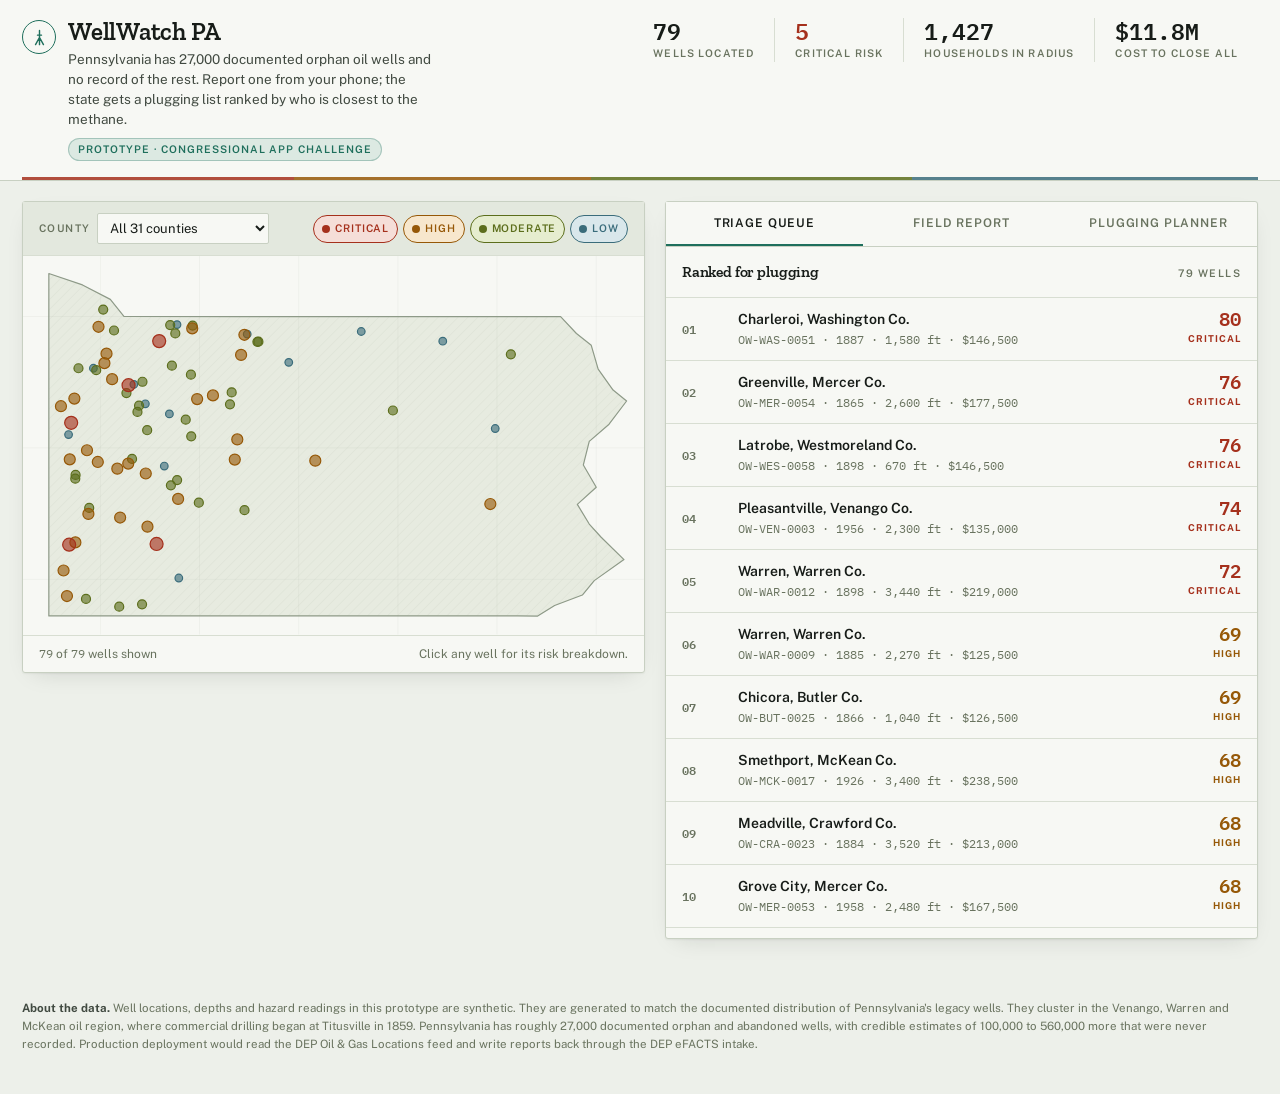
<file: index.html>
<!doctype html>
<html lang="en">
<head>
<meta charset="utf-8">
<meta name="viewport" content="width=device-width, initial-scale=1">
<meta name="description" content="Report an abandoned Pennsylvania oil well from your phone. WellWatch PA scores each one for methane risk and ranks the state's plugging list by who lives closest.">
<link rel="canonical" href="https://viktorxwang.github.io/wellwatch-pa/">
<link rel="icon" href="data:image/svg+xml,%3Csvg%20xmlns%3D%22http%3A%2F%2Fwww.w3.org%2F2000%2Fsvg%22%20viewBox%3D%220%200%2024%2024%22%3E%3Crect%20width%3D%2224%22%20height%3D%2224%22%20rx%3D%225%22%20fill%3D%22%231F6F5C%22%2F%3E%3Cpath%20d%3D%22M12%204v16M7.5%2020l4.5-8%204.5%208M10%2010h4%22%20fill%3D%22none%22%20stroke%3D%22%23F7F8F4%22%20stroke-width%3D%221.9%22%20stroke-linecap%3D%22round%22%20stroke-linejoin%3D%22round%22%2F%3E%3C%2Fsvg%3E">
<meta name="theme-color" content="#1F6F5C" media="(prefers-color-scheme: light)">
<meta name="theme-color" content="#0F1412" media="(prefers-color-scheme: dark)">
<meta property="og:type" content="website">
<meta property="og:url" content="https://viktorxwang.github.io/wellwatch-pa/">
<meta property="og:title" content="WellWatch PA">
<meta property="og:description" content="Report an abandoned Pennsylvania oil well from your phone. WellWatch PA scores each one for methane risk and ranks the state's plugging list by who lives closest.">
<meta property="og:image" content="https://viktorxwang.github.io/wellwatch-pa/preview.png">
<meta property="og:image:width" content="1200">
<meta property="og:image:height" content="630">
<meta property="og:image:alt" content="Map of Pennsylvania with 79 located orphan oil wells plotted and coloured by risk tier.">
<meta name="twitter:card" content="summary_large_image">
<meta name="color-scheme" content="light dark">
<title>WellWatch PA</title>
<link rel="preconnect" href="https://fonts.googleapis.com">
<link rel="preconnect" href="https://fonts.gstatic.com" crossorigin>
<link rel="stylesheet" href="https://fonts.googleapis.com/css2?family=Zilla+Slab:wght@500;600;700&family=Public+Sans:wght@400;500;600;700&family=IBM+Plex+Mono:wght@400;500;600&display=swap">

<style>
:root{
  --paper:#EDF0EA;
  --surface:#F7F8F4;
  --surface-2:#E3E8DE;
  --line:#C8D0C2;
  --line-soft:#D8DED2;
  --ink:#171C18;
  --ink-2:#414A41;
  --ink-3:#69735F;
  --accent:#1F6F5C;
  --accent-soft:#DCE9E2;
  /* Tier colours are solved for >=4.5:1 against every light background they
     are painted on: --surface, --paper, --surface-2 and their own tint chip. */
  --crit:#A5301C;
  --high:#965807;
  --mod:#5C6E1C;
  --low:#3A6C7B;
  --crit-bg:#F5DED8;
  --high-bg:#F7E7CD;
  --mod-bg:#E6EDCF;
  --low-bg:#D9E7EB;
  --map-land:#E7EBE0;
  --map-edge:#8E9A88;
  --shadow:0 1px 2px rgba(23,28,24,.06), 0 8px 24px -12px rgba(23,28,24,.18);
  --shadow-lift:0 2px 4px rgba(23,28,24,.08), 0 14px 32px -14px rgba(23,28,24,.26);
  /* Radius scale. Not one value everywhere: structure is near-square like a
     survey form, controls get a hair more, status pills go fully round. */
  --r-panel:3px;   /* panels, map frame */
  --r-ctl:2px;     /* inputs, buttons */
  --r-pill:999px;  /* tier chips, badges */
  --r:3px;         /* legacy alias */

  /* Motion. Two durations, two curves - every interaction draws from these
     rather than inventing its own, so the whole surface eases the same way. */
  --dur-1:110ms;          /* colour / opacity swaps */
  --dur-2:200ms;          /* movement and size */
  --ease-out:cubic-bezier(.2,.7,.35,1);
  --ease-spring:cubic-bezier(.34,1.4,.5,1);

  /* Spacing scale - deliberately uneven so panels do not all share one rhythm */
  --sp-1:4px; --sp-2:8px; --sp-3:13px; --sp-4:20px; --sp-5:34px;
}
:root:not([data-theme="light"]) { color-scheme: light; }
@media (prefers-color-scheme: dark){
  :root:not([data-theme="light"]){
    --paper:#0F1412;
    --surface:#171E1A;
    --surface-2:#202A24;
    --line:#2E3A32;
    --line-soft:#26312A;
    --ink:#E8EDE6;
    --ink-2:#B4BFB3;
    --ink-3:#83907F;
    --accent:#4FBF9C;
    --accent-soft:#1B3830;
    --crit:#F0705A;
    --high:#E8A93F;
    --mod:#A8C24E;
    --low:#68B0C4;
    --crit-bg:#3A1B15;
    --high-bg:#3A2A10;
    --mod-bg:#26300F;
    --low-bg:#132A31;
    --map-land:#1C241E;
    --map-edge:#43524589;
    --shadow:0 1px 2px rgba(0,0,0,.4), 0 10px 30px -14px rgba(0,0,0,.7);
    --shadow-lift:0 2px 6px rgba(0,0,0,.5), 0 16px 40px -16px rgba(0,0,0,.85);
    color-scheme: dark;
  }
}
:root[data-theme="dark"]{
  --paper:#0F1412;
  --surface:#171E1A;
  --surface-2:#202A24;
  --line:#2E3A32;
  --line-soft:#26312A;
  --ink:#E8EDE6;
  --ink-2:#B4BFB3;
  --ink-3:#83907F;
  --accent:#4FBF9C;
  --accent-soft:#1B3830;
  --crit:#F0705A;
  --high:#E8A93F;
  --mod:#A8C24E;
  --low:#68B0C4;
  --crit-bg:#3A1B15;
  --high-bg:#3A2A10;
  --mod-bg:#26300F;
  --low-bg:#132A31;
  --map-land:#1C241E;
  --map-edge:#435245;
  --shadow:0 1px 2px rgba(0,0,0,.4), 0 10px 30px -14px rgba(0,0,0,.7);
    --shadow-lift:0 2px 6px rgba(0,0,0,.5), 0 16px 40px -16px rgba(0,0,0,.85);
  color-scheme: dark;
}

*{box-sizing:border-box}
body{
  margin:0;
  background:var(--paper);
  color:var(--ink);
  font-family:"Public Sans",system-ui,-apple-system,"Segoe UI",sans-serif;
  font-size:15px;
  line-height:1.5;
  -webkit-font-smoothing:antialiased;
}
h1,h2,h3{font-family:"Zilla Slab",Georgia,serif;font-weight:600;margin:0;text-wrap:balance;letter-spacing:-.01em}
.mono{font-family:"IBM Plex Mono",ui-monospace,Menlo,monospace;font-variant-numeric:tabular-nums}
/* Landmark headings: announced by screen readers, absent for sighted users
   because the panel itself is self-evident on screen. */
.vh{position:absolute;width:1px;height:1px;padding:0;margin:-1px;overflow:hidden;clip:rect(0 0 0 0);clip-path:inset(50%);white-space:nowrap;border:0}
.tabs-nav{display:block}
.eyebrow{
  font-size:10.5px;font-weight:600;letter-spacing:.14em;text-transform:uppercase;
  color:var(--ink-3);font-family:"Public Sans",sans-serif;
}
button{font:inherit;color:inherit}

/* Focus is a visible ring plus a soft halo, so it reads on both the pale
   surfaces and the tinted chips without relying on the ring alone. */
:focus-visible{
  outline:2px solid var(--accent);outline-offset:2px;border-radius:2px;
  box-shadow:0 0 0 5px color-mix(in srgb,var(--accent) 18%,transparent);
}
/* Pointer users never see the halo; keyboard users always do. */
:focus:not(:focus-visible){outline:none}

/* Every interactive surface eases from the shared tokens. */
.tab,.tierbtn,.btn,.qrow,.stratbtn,.backbtn,.radios label,.fundlist li,
select,input[type=number]{
  transition:
    background-color var(--dur-1) var(--ease-out),
    border-color var(--dur-1) var(--ease-out),
    color var(--dur-1) var(--ease-out),
    box-shadow var(--dur-2) var(--ease-out),
    transform var(--dur-2) var(--ease-out);
}
@media (prefers-reduced-motion:reduce){
  *,*::before,*::after{
    animation-duration:.01ms !important;animation-iteration-count:1 !important;
    transition-duration:.01ms !important;scroll-behavior:auto !important;
  }
}

/* ---------- masthead ---------- */
.masthead{
  border-bottom:1px solid var(--line);
  background:var(--surface);
}
.masthead-in{
  max-width:1360px;margin:0 auto;padding:18px 22px 0;
  display:flex;flex-wrap:wrap;gap:20px;align-items:flex-start;justify-content:space-between;
}
.brand{display:flex;gap:12px;align-items:flex-start}
.mark{
  width:34px;height:34px;flex:none;margin-top:2px;
  border:1.5px solid var(--accent);border-radius:50%;
  display:grid;place-items:center;color:var(--accent);
}
.mark svg{width:19px;height:19px;display:block}
.brand h1{font-size:25px;line-height:1.1}
.brand p{margin:3px 0 0;font-size:13.5px;color:var(--ink-2);max-width:46ch}
.badge-gov{
  display:inline-flex;align-items:center;gap:6px;margin-top:8px;
  font-size:10.5px;font-weight:600;letter-spacing:.1em;text-transform:uppercase;
  color:var(--accent);background:var(--accent-soft);
  border:1px solid color-mix(in srgb,var(--accent) 30%,transparent);
  padding:3px 9px;border-radius:var(--r-pill);
}
.statstrip{display:flex;gap:0;flex-wrap:wrap}
.stat{padding:0 20px;border-left:1px solid var(--line-soft)}
.stat:first-child{border-left:0;padding-left:0}
.stat .v{font-family:"IBM Plex Mono",monospace;font-size:23px;font-weight:600;line-height:1.15;font-variant-numeric:tabular-nums}
.stat .l{font-size:10.5px;letter-spacing:.11em;text-transform:uppercase;color:var(--ink-3);font-weight:600;margin-top:2px}
.stat.crit .v{color:var(--crit)}
.masthead-rule{max-width:1360px;margin:16px auto 0;padding:0 22px}
.masthead-rule div{height:3px;background:linear-gradient(90deg,var(--crit) 0 22%,var(--high) 22% 46%,var(--mod) 46% 72%,var(--low) 72% 100%);opacity:.85}

/* ---------- layout ---------- */
.wrap{max-width:1360px;margin:0 auto;padding:20px 22px 60px;display:grid;grid-template-columns:minmax(0,1.05fr) minmax(0,1fr);gap:20px;align-items:start}
@media (max-width:980px){.wrap{grid-template-columns:minmax(0,1fr)}}

.panel{background:var(--surface);border:1px solid var(--line);border-radius:var(--r);box-shadow:var(--shadow)}
.panel-hd{display:flex;align-items:baseline;justify-content:space-between;gap:12px;padding:13px 16px;border-bottom:1px solid var(--line-soft)}
.panel-hd h2{font-size:15.5px}
.panel-bd{padding:16px}

/* ---------- map ---------- */
.mapcol{display:flex;flex-direction:column;gap:20px;position:sticky;top:16px}
@media (max-width:980px){.mapcol{position:static}}
.controls{display:flex;flex-wrap:wrap;gap:8px;align-items:center;padding:11px 16px;border-bottom:1px solid var(--line-soft);background:var(--surface-2)}
select,input[type=text],input[type=number],textarea{
  font:inherit;font-size:13px;background:var(--surface);color:var(--ink);
  border:1px solid var(--line);border-radius:var(--r-ctl);padding:6px 8px;
}
.tierbtns{display:flex;gap:5px;margin-left:auto;flex-wrap:wrap}
.tierbtn{
  border:1px solid var(--line);background:transparent;border-radius:var(--r-pill);cursor:pointer;
  font-size:10.5px;font-weight:600;letter-spacing:.08em;text-transform:uppercase;padding:5px 8px;
  display:inline-flex;align-items:center;gap:5px;color:var(--ink-3);
}
.tierbtn .dot{width:8px;height:8px;border-radius:50%;background:currentColor}
.tierbtn[aria-pressed="true"]{color:var(--ink);border-color:currentColor}
.tierbtn[data-t="Critical"][aria-pressed="true"]{color:var(--crit);background:var(--crit-bg)}
.tierbtn[data-t="High"][aria-pressed="true"]{color:var(--high);background:var(--high-bg)}
.tierbtn[data-t="Moderate"][aria-pressed="true"]{color:var(--mod);background:var(--mod-bg)}
.tierbtn[data-t="Low"][aria-pressed="true"]{color:var(--low);background:var(--low-bg)}

#map{display:block;width:100%;height:auto;background:var(--surface)}
.mapfoot{padding:9px 16px;border-top:1px solid var(--line-soft);font-size:12px;color:var(--ink-3);display:flex;justify-content:space-between;gap:10px;flex-wrap:wrap}
.pin-arm #map{cursor:crosshair}
.marker{
  cursor:pointer;
  transition:r var(--dur-2) var(--ease-spring), fill-opacity var(--dur-1) var(--ease-out),
             stroke-width var(--dur-1) var(--ease-out);
}
.marker:hover{stroke-width:2.6;fill-opacity:.95}
.marker:focus-visible{outline:none;stroke-width:3;fill-opacity:1}
/* Dim the rest of the field while one well is under the cursor, so the
   hovered marker separates without growing large enough to shift the map. */
#map:hover .marker:not(:hover){fill-opacity:.34}

/* ---------- tabs ---------- */
.tabs{display:flex;border-bottom:1px solid var(--line)}
.tab{
  flex:1;background:transparent;border:0;border-bottom:2px solid transparent;
  padding:12px 8px;cursor:pointer;font-size:12px;font-weight:600;letter-spacing:.07em;
  text-transform:uppercase;color:var(--ink-3);
}
.tab[aria-selected="true"]{color:var(--ink);border-bottom-color:var(--accent);background:var(--surface)}
.tab:not([aria-selected="true"]):hover{color:var(--ink-2);background:var(--surface-2)}

/* ---------- queue ---------- */
.queue{list-style:none;margin:0;padding:0;max-height:640px;overflow-y:auto}
.qrow{display:grid;grid-template-columns:44px minmax(0,1fr) auto;gap:12px;align-items:center;
  padding:11px 16px;border-bottom:1px solid var(--line-soft);cursor:pointer;background:transparent;width:100%;border-left:0;border-right:0;border-top:0;text-align:left}
/* A hovered row slides 3px off the left rule and grows an accent edge -
   movement toward the detail view it opens, not a decorative lift. */
.qrow{position:relative}
.qrow::before{
  content:"";position:absolute;left:0;top:0;bottom:-1px;width:2px;
  background:var(--accent);transform:scaleY(0);transform-origin:50% 50%;
  transition:transform var(--dur-2) var(--ease-out);
}
.qrow:hover{background:var(--surface-2);padding-left:19px}
.qrow:hover::before{transform:scaleY(1)}
.qrow:active{background:var(--line-soft)}
.qrow:focus-visible{background:var(--surface-2);outline-offset:-2px}
.qrow:focus-visible::before{transform:scaleY(1)}
.qrank{font-family:"IBM Plex Mono",monospace;font-size:12px;font-weight:600;color:var(--ink-3);font-variant-numeric:tabular-nums}
.qname{font-weight:600;font-size:14px;display:flex;align-items:center;gap:7px;flex-wrap:wrap}
.qmeta{font-size:12px;color:var(--ink-3);font-family:"IBM Plex Mono",monospace;margin-top:1px}
.qscore{font-family:"IBM Plex Mono",monospace;font-size:19px;font-weight:600;font-variant-numeric:tabular-nums;text-align:right;line-height:1}
.qtier{font-size:9.5px;letter-spacing:.1em;text-transform:uppercase;font-weight:700;text-align:right;margin-top:3px}
.chip{font-size:9.5px;letter-spacing:.09em;text-transform:uppercase;font-weight:700;padding:2px 6px;border-radius:var(--r-pill);white-space:nowrap}
.chip.citizen{background:var(--accent-soft);color:var(--accent)}
.t-Critical{color:var(--crit)} .t-High{color:var(--high)} .t-Moderate{color:var(--mod)} .t-Low{color:var(--low)}

/* ---------- detail ---------- */
.backbtn{background:transparent;border:0;cursor:pointer;color:var(--accent);font-size:12px;font-weight:600;letter-spacing:.06em;text-transform:uppercase;padding:0;display:inline-flex;gap:6px;align-items:center}
.dtl-head{display:flex;justify-content:space-between;gap:16px;align-items:flex-start;margin:14px 0 4px}
.dtl-head h3{font-size:21px;line-height:1.15}
.bigscore{text-align:right;flex:none}
.bigscore .n{font-family:"IBM Plex Mono",monospace;font-size:40px;font-weight:600;line-height:.95;font-variant-numeric:tabular-nums}
.bigscore .d{font-size:10.5px;letter-spacing:.11em;text-transform:uppercase;font-weight:700;margin-top:3px}
.kv{display:grid;grid-template-columns:auto 1fr;gap:4px 16px;font-size:13px;margin:14px 0 0;padding:12px 0;border-top:1px solid var(--line-soft);border-bottom:1px solid var(--line-soft)}
.kv dt{color:var(--ink-3);font-size:11px;letter-spacing:.08em;text-transform:uppercase;font-weight:600;align-self:center}
.kv dd{margin:0;font-family:"IBM Plex Mono",monospace;font-variant-numeric:tabular-nums;font-size:13px}
.factor{display:grid;grid-template-columns:1fr auto;gap:2px 10px;margin-bottom:9px}
.factor .fl{font-size:12.5px;color:var(--ink-2)}
.factor .fv{font-family:"IBM Plex Mono",monospace;font-size:12px;color:var(--ink-3);font-variant-numeric:tabular-nums}
.bar{grid-column:1/-1;height:6px;background:var(--surface-2);border-radius:1px;overflow:hidden}
.bar i{display:block;height:100%;background:var(--accent);border-radius:1px}
/* Width and hue arrive as custom properties; the rule itself lives here.
   Bars grow from zero on first paint so the composition reads as a result. */
.bar-fill{width:var(--pct,0%);background:var(--bar,var(--accent));
  animation:bar-grow var(--dur-2) var(--ease-out) both}
@keyframes bar-grow{from{width:0}to{width:var(--pct,0%)}}
.note{font-size:12.5px;color:var(--ink-2);background:var(--surface-2);border-left:2px solid var(--accent);padding:9px 12px;margin-top:14px;line-height:1.5}

/* ---------- form ---------- */
.field{margin-bottom:14px}
.field label{display:block;font-size:11px;letter-spacing:.09em;text-transform:uppercase;font-weight:600;color:var(--ink-3);margin-bottom:5px}
.field input,.field select,.field textarea{width:100%}
.grid2{display:grid;grid-template-columns:1fr 1fr;gap:14px;align-items:end}
@media (max-width:520px){.grid2{grid-template-columns:1fr}}
.radios{display:grid;grid-template-columns:repeat(auto-fit,minmax(128px,1fr));gap:7px}
.radios label{
  margin:0;border:1px solid var(--line);border-radius:var(--r-ctl);padding:8px 9px;
  cursor:pointer;font-size:12px;letter-spacing:0;text-transform:none;font-weight:500;color:var(--ink-2);
  display:grid;grid-template-columns:auto minmax(0,1fr);gap:7px;align-items:center;text-align:left;
}
.radios label input{margin:0;justify-self:center}
.radios label span{overflow-wrap:anywhere;line-height:1.3}
.radios input{margin:0;accent-color:var(--accent)}
.radios label:has(input:checked){border-color:var(--accent);background:var(--accent-soft);color:var(--ink)}
.btn{
  background:var(--accent);color:var(--surface);border:1px solid var(--accent);border-radius:var(--r-ctl);
  padding:10px 16px;font-size:12.5px;font-weight:700;letter-spacing:.07em;text-transform:uppercase;cursor:pointer;
}
.btn:hover:not(:disabled){
  background:color-mix(in srgb,var(--accent) 86%,var(--ink));
  border-color:color-mix(in srgb,var(--accent) 86%,var(--ink));
  box-shadow:var(--shadow-lift);
}
.btn:active:not(:disabled){transform:translateY(1px);box-shadow:none}
.btn.ghost{background:transparent;color:var(--accent)}
.btn.ghost:hover:not(:disabled){background:var(--accent-soft);color:var(--accent);box-shadow:none}
.btn:disabled{opacity:.45;cursor:not-allowed}
.formfoot{display:flex;gap:10px;align-items:center;flex-wrap:wrap;margin-top:4px}
.livescore{margin-left:auto;font-family:"IBM Plex Mono",monospace;font-size:13px;color:var(--ink-3)}
.livescore b{font-size:20px;font-weight:600}

/* ---------- planner ---------- */
.slider-row{display:flex;align-items:baseline;justify-content:space-between;gap:12px;margin-bottom:6px}
.slider-row .amt{font-family:"IBM Plex Mono",monospace;font-size:24px;font-weight:600;font-variant-numeric:tabular-nums}
input[type=range]{width:100%;accent-color:var(--accent);margin:6px 0 2px}
.strat{display:grid;grid-template-columns:1fr 1fr;gap:8px;margin:16px 0 18px}
@media (max-width:520px){.strat{grid-template-columns:1fr}}
.stratbtn{text-align:left;border:1px solid var(--line);background:transparent;border-radius:var(--r-ctl);padding:10px 12px;cursor:pointer}
.stratbtn:hover:not([aria-pressed="true"]){border-color:var(--ink-3);background:var(--surface-2)}
.stratbtn[aria-pressed="true"]{border-color:var(--accent);background:var(--accent-soft);box-shadow:inset 0 0 0 1px var(--accent)}
.tierbtn:hover:not([aria-pressed="true"]){color:var(--ink-2);border-color:var(--ink-3)}
.tierbtn:active{transform:translateY(1px)}
.backbtn:hover{color:var(--ink);gap:9px}
.backbtn{transition:gap var(--dur-2) var(--ease-out),color var(--dur-1) var(--ease-out)}
.radios label:hover:not(:has(input:checked)){border-color:var(--ink-3);background:var(--surface-2)}
.fundlist li:hover{background:var(--surface-2)}
select:hover,input[type=number]:hover{border-color:var(--ink-3)}
.stratbtn .st{font-size:12.5px;font-weight:700}
.stratbtn .sd{font-size:11.5px;color:var(--ink-3);margin-top:2px;line-height:1.35}
.outgrid{display:grid;grid-template-columns:1fr 1fr;gap:1px;background:var(--line-soft);border:1px solid var(--line-soft)}
.out{background:var(--surface);padding:12px 14px}
.out .v{font-family:"IBM Plex Mono",monospace;font-size:22px;font-weight:600;font-variant-numeric:tabular-nums}
.out .l{font-size:10.5px;letter-spacing:.1em;text-transform:uppercase;color:var(--ink-3);font-weight:600;margin-top:2px}
.out .sub{font-size:11.5px;color:var(--ink-3);margin-top:3px}
.delta{font-size:12.5px;color:var(--ink-2);margin-top:14px;padding:10px 12px;background:var(--surface-2);border-left:2px solid var(--accent);line-height:1.5}
.fundlist{list-style:none;margin:14px 0 0;padding:0;max-height:230px;overflow-y:auto;border-top:1px solid var(--line-soft)}
.fundlist li{display:flex;justify-content:space-between;gap:10px;padding:7px 0;border-bottom:1px solid var(--line-soft);font-size:12.5px}
.fundlist .m{font-family:"IBM Plex Mono",monospace;font-variant-numeric:tabular-nums;color:var(--ink-3)}
footer.src{max-width:1360px;margin:0 auto;padding:0 22px 40px;font-size:11.5px;color:var(--ink-3);line-height:1.6}
footer.src b{color:var(--ink-2)}

/* ---------- named classes replacing former inline style= attributes ----------
   Presentation lived in three places (stylesheet, markup attributes, and JS
   template strings). These pull all of it back into the stylesheet. */
.lede{margin:0 0 16px;font-size:13.5px;color:var(--ink-2)}
.lede:last-child{margin-bottom:0}
.formfoot.flush{margin:0}
.pin-out{font-size:12.5px;color:var(--ink-3)}
.label-inline{margin-right:-2px}
.empty-note{margin:0;color:var(--ink-3);font-size:13.5px}
.comp-label{margin:16px 0 4px}
.fund-score{font-weight:700}
.fund-more{color:var(--ink-3)}
.skip-link{
  position:absolute;left:-9999px;top:0;z-index:10;
  background:var(--accent);color:var(--surface);padding:9px 14px;
  font-size:12px;font-weight:700;letter-spacing:.07em;text-transform:uppercase;
}
.skip-link:focus{left:8px;top:8px}
</style>
</head>
<body>
<a class="skip-link" href="#main">Skip to the well queue</a>

<header class="masthead">
  <div class="masthead-in">
    <div class="brand">
      <div class="mark" aria-hidden="true">
        <svg viewBox="0 0 24 24" fill="none" stroke="currentColor" stroke-width="1.8" stroke-linecap="round">
          <path d="M12 3v18M7 21l5-9 5 9M9.5 9h5"/>
        </svg>
      </div>
      <div>
        <h1>WellWatch PA</h1>
        <p>Pennsylvania has 27,000 documented orphan oil wells and no record of the rest.
           Report one from your phone; the state gets a plugging list ranked by who is
           closest to the methane.</p>
        <span class="badge-gov">Prototype &middot; Congressional App Challenge</span>
      </div>
    </div>
    <div class="statstrip" id="statstrip"></div>
  </div>
  <div class="masthead-rule"><div></div></div>
</header>

<main class="wrap" id="main">
  <!-- ============ MAP ============ -->
  <div class="mapcol">
    <section class="panel" id="mapPanel" aria-labelledby="mapHeading">
      <h2 class="vh" id="mapHeading">Statewide well map and filters</h2>
      <div class="controls">
        <label class="eyebrow label-inline" for="countySel">County</label>
        <select id="countySel"><option value="">All 31 counties</option></select>
        <div class="tierbtns" id="tierbtns"></div>
      </div>
      <svg id="map" viewBox="0 0 620 378" role="img" aria-label="Map of Pennsylvania showing located orphan wells, colored by risk tier"></svg>
      <div class="mapfoot">
        <span id="mapCount"></span>
        <span id="mapHint">Click any well for its risk breakdown.</span>
      </div>
    </section>
  </div>

  <!-- ============ WORK COLUMN ============ -->
  <div>
    <section class="panel" aria-labelledby="workHeading">
      <h2 class="vh" id="workHeading">Triage queue, field reporting and grant planning</h2>
      <nav class="tabs-nav" aria-label="Switch view">
        <div class="tabs" role="tablist">
          <button class="tab" role="tab" id="tab-queue" aria-selected="true" aria-controls="p-queue">Triage queue</button>
          <button class="tab" role="tab" id="tab-report" aria-selected="false" aria-controls="p-report">Field report</button>
          <button class="tab" role="tab" id="tab-plan" aria-selected="false" aria-controls="p-plan">Plugging planner</button>
        </div>
      </nav>

      <div id="p-queue" role="tabpanel" aria-labelledby="tab-queue"></div>

      <div id="p-report" role="tabpanel" aria-labelledby="tab-report" hidden>
        <div class="panel-bd">
          <p class="lede">
            Found a rusted pipe in a creek bed or a bubbling patch in a field? Log it here. The same scoring model
            the Department of Environmental Protection would use runs on your report the moment you submit it.
          </p>
          <div class="field">
            <label>Location</label>
            <div class="formfoot flush">
              <button class="btn ghost" id="pinBtn" type="button">Drop a pin on the map</button>
              <span class="mono pin-out" id="pinOut">No location set</span>
            </div>
          </div>
          <div class="grid2">
            <div class="field">
              <label for="f_struct">Nearest occupied building (ft)</label>
              <input type="number" id="f_struct" value="320" min="0" max="10000" step="10">
            </div>
            <div class="field">
              <label for="f_stream">Nearest stream or water well (ft)</label>
              <input type="number" id="f_stream" value="150" min="0" max="10000" step="10">
            </div>
          </div>
          <div class="field">
            <label>What do you smell or hear at the wellhead?</label>
            <div class="radios" id="f_methane"></div>
          </div>
          <div class="field">
            <label>Condition of the pipe</label>
            <div class="radios" id="f_cond"></div>
          </div>
          <div class="grid2">
            <div class="field">
              <label for="f_era">Estimated drilling era</label>
              <select id="f_era"></select>
            </div>
            <div class="field">
              <label for="f_sens">School, daycare or hospital within 1,500 ft?</label>
              <select id="f_sens"><option value="0">No</option><option value="1">Yes</option></select>
            </div>
          </div>
          <div class="formfoot">
            <button class="btn" id="submitBtn" type="button" disabled>Submit to DEP queue</button>
            <span class="livescore">Live risk score <b id="liveScore">&mdash;</b>/100</span>
          </div>
          <div class="note" id="reportNote" hidden></div>
        </div>
      </div>

      <div id="p-plan" role="tabpanel" aria-labelledby="tab-plan" hidden>
        <div class="panel-bd">
          <p class="lede">
            Pennsylvania has more documented orphan wells than plugging money. This planner spends a fixed
            grant against the ranked inventory and shows what each spending strategy actually buys.
          </p>
          <div class="slider-row">
            <span class="eyebrow">Available grant</span>
            <span class="amt" id="budgetOut">$8.0M</span>
          </div>
          <input type="range" id="budget" min="500000" max="12000000" step="100000" value="3500000">
          <div class="strat" id="strat">
            <button class="stratbtn" data-s="risk" aria-pressed="false" type="button">
              <div class="st">Highest risk first</div>
              <div class="sd">Plug the most dangerous well, then the next. The intuitive approach.</div>
            </button>
            <button class="stratbtn" data-s="eff" aria-pressed="true" type="button">
              <div class="st">Risk retired per dollar</div>
              <div class="sd">Rank by score &divide; plugging cost. Deep wells cost more to close.</div>
            </button>
          </div>
          <div class="outgrid" id="planOut"></div>
          <div class="delta" id="planDelta"></div>
          <ul class="fundlist" id="fundlist"></ul>
        </div>
      </div>
    </section>
  </div>
</main>

<footer class="src">
  <b>About the data.</b> Well locations, depths and hazard readings in this prototype are synthetic. They are generated
  to match the documented distribution of Pennsylvania's legacy wells. They cluster in the Venango, Warren and
  McKean oil region, where commercial drilling began at Titusville in 1859. Pennsylvania has roughly 27,000 documented orphan
  and abandoned wells, with credible estimates of 100,000 to 560,000 more that were never recorded. Production
  deployment would read the DEP Oil &amp; Gas Locations feed and write reports back through the DEP eFACTS intake.
</footer>

<script>
(function(){
"use strict";

/* ============================================================
   1. GEOGRAPHY: projection + simplified Pennsylvania boundary
   ============================================================ */
var LON0=-80.78, LON1=-74.52, LAT0=39.58, LAT1=42.46, MW=620, MH=378;
function px(lon){ return (lon-LON0)/(LON1-LON0)*MW; }
function py(lat){ return (LAT1-lat)/(LAT1-LAT0)*MH; }

var PA_OUTLINE=[
 [-80.519,39.721],[-80.519,40.638],[-80.519,41.849],[-80.519,42.327],
 [-80.18,42.24],[-79.90,42.13],[-79.762,42.000],
 [-78.60,41.999],[-77.20,41.999],[-76.10,41.999],[-75.359,41.999],
 [-75.20,41.87],[-75.05,41.78],[-74.98,41.60],[-74.83,41.44],[-74.694,41.357],
 [-74.87,41.18],[-75.07,41.05],[-75.13,40.87],[-75.00,40.70],[-75.19,40.57],
 [-75.07,40.42],[-74.95,40.32],[-74.72,40.15],[-75.02,39.99],[-75.14,39.88],
 [-75.42,39.80],[-75.59,39.72],[-75.79,39.721],[-78.20,39.721],[-80.519,39.721]
];

/* County seats used as generator anchors, west-to-east across the oil region */
var COUNTIES=[
 ["Venango",-79.75,41.40,7,["Oil City","Franklin","Pleasantville"]],
 ["Warren",-79.25,41.82,6,["Warren","Tidioute","Sheffield"]],
 ["McKean",-78.58,41.80,5,["Bradford","Kane","Smethport"]],
 ["Crawford",-80.10,41.68,5,["Titusville","Meadville","Cambridge Springs"]],
 ["Butler",-79.92,40.90,4,["Butler","Chicora","Petrolia"]],
 ["Armstrong",-79.47,40.82,4,["Kittanning","Ford City","Leechburg"]],
 ["Forest",-79.23,41.50,3,["Tionesta","Marienville"]],
 ["Erie",-80.05,41.98,3,["Corry","Union City","Waterford"]],
 ["Clarion",-79.42,41.19,3,["Clarion","Foxburg","Knox"]],
 ["Elk",-78.65,41.42,3,["St. Marys","Ridgway","Johnsonburg"]],
 ["Allegheny",-79.98,40.47,3,["Plum","Harmar","Elizabeth"]],
 ["Indiana",-79.09,40.65,3,["Indiana","Homer City","Saltsburg"]],
 ["Washington",-80.25,40.19,3,["Washington","Canonsburg","Charleroi"]],
 ["Mercer",-80.26,41.30,3,["Greenville","Grove City","Sharon"]],
 ["Jefferson",-78.99,41.13,2,["Brookville","Punxsutawney"]],
 ["Westmoreland",-79.47,40.31,2,["Greensburg","Latrobe"]],
 ["Fayette",-79.65,39.92,2,["Uniontown","Connellsville"]],
 ["Greene",-80.22,39.86,2,["Waynesburg","Carmichaels"]],
 ["Lawrence",-80.34,40.99,2,["New Castle","Ellwood City"]],
 ["Beaver",-80.35,40.68,2,["Beaver Falls","Monaca"]],
 ["Clearfield",-78.47,41.00,2,["Clearfield","DuBois"]],
 ["Cambria",-78.70,40.50,1,["Johnstown"]],
 ["Somerset",-79.03,39.97,1,["Somerset"]],
 ["Centre",-77.82,40.92,1,["Philipsburg"]],
 ["Potter",-77.90,41.75,1,["Coudersport"]],
 ["Tioga",-77.25,41.77,1,["Wellsboro"]],
 ["Lycoming",-77.06,41.34,1,["Williamsport"]],
 ["Bradford",-76.52,41.79,1,["Towanda"]],
 ["Susquehanna",-75.80,41.82,1,["Montrose"]],
 ["Luzerne",-76.00,41.18,1,["Wilkes-Barre"]],
 ["Schuylkill",-76.22,40.70,1,["Pottsville"]]
];

/* ============================================================
   2. RISK MODEL: six weighted factors, 100 points total
   ============================================================ */
var FACTORS=[
 {k:"structure", label:"Occupied structure proximity", max:30},
 {k:"methane",   label:"Surface methane concentration", max:25},
 {k:"water",     label:"Water resource proximity",      max:15},
 {k:"age",       label:"Age and record quality",        max:12},
 {k:"sensitive", label:"Sensitive site within 1,500 ft",max:10},
 {k:"condition", label:"Wellbore physical condition",   max:8}
];

var METHANE_LEVELS=[
 {v:0,    label:"Nothing unusual",              ppm:0,     pts:0},
 {v:1,    label:"Faint sulfur smell",           ppm:120,   pts:5},
 {v:2,    label:"Strong smell, no sound",       ppm:640,   pts:11},
 {v:3,    label:"Audible hissing",              ppm:2400,  pts:18},
 {v:4,    label:"Hissing + bubbling water",     ppm:9500,  pts:25}
];
var CONDITIONS=[
 {v:"intact",       label:"Capped or intact",       pts:2},
 {v:"deteriorated", label:"Rusted through",         pts:5},
 {v:"open",         label:"Open hole, no casing",   pts:8}
];
var ERAS=[
 {v:1875, label:"Before 1900",  pts:12},
 {v:1915, label:"1900 \u2013 1929",  pts:9},
 {v:1945, label:"1930 \u2013 1959",  pts:6},
 {v:1972, label:"1960 \u2013 1984",  pts:3},
 {v:1995, label:"1985 or later",pts:1}
];

function ptsStructure(ft){ return ft<150?30 : ft<500?22 : ft<1000?14 : ft<2500?7 : 2; }
function ptsWater(ft){ return ft<100?15 : ft<500?10 : ft<1500?5 : 1; }
function ptsMethane(ppm){ return ppm>5000?25 : ppm>1000?18 : ppm>200?11 : ppm>50?5 : 0; }
function ptsEra(year){ return year<1900?12 : year<1930?9 : year<1960?6 : year<1985?3 : 1; }
function ptsCondition(c){ for(var i=0;i<CONDITIONS.length;i++) if(CONDITIONS[i].v===c) return CONDITIONS[i].pts; return 2; }

function score(w){
  var p={
    structure: ptsStructure(w.structureFt),
    methane:   ptsMethane(w.methanePpm),
    water:     ptsWater(w.streamFt),
    age:       ptsEra(w.year),
    sensitive: w.sensitive?10:0,
    condition: ptsCondition(w.condition)
  };
  var t=0; for(var k in p) t+=p[k];
  return {parts:p,total:t};
}
function tierOf(s){ return s>=70?"Critical" : s>=50?"High" : s>=30?"Moderate" : "Low"; }
var TIERS=["Critical","High","Moderate","Low"];
var TIER_VAR={Critical:"--crit",High:"--high",Moderate:"--mod",Low:"--low"};

/* ============================================================
   3. SYNTHETIC INVENTORY: deterministic, so the demo is stable
   ============================================================ */
function mulberry32(a){ return function(){ a|=0; a=a+0x6D2B79F5|0; var t=Math.imul(a^a>>>15,1|a); t=t+Math.imul(t^t>>>7,61|t)^t; return ((t^t>>>14)>>>0)/4294967296; }; }
var rnd=mulberry32(0x57454C4C);
function pick(arr){ return arr[Math.floor(rnd()*arr.length)]; }
function between(a,b){ return a+rnd()*(b-a); }

var WELLS=[], seq=0;
COUNTIES.forEach(function(c){
  var name=c[0], lon=c[1], lat=c[2], n=c[3], towns=c[4];
  var oilRegion=n>=3;
  for(var i=0;i<n;i++){
    var w={};
    w.id="OW-"+name.slice(0,3).toUpperCase()+"-"+String(++seq).padStart(4,"0");
    w.county=name;
    w.town=pick(towns);
    w.lon=lon+between(-0.22,0.22);
    w.lat=lat+between(-0.13,0.13);
    /* older wells cluster in the historic oil region */
    var eraRoll=rnd()*(oilRegion?0.72:1);
    w.year = eraRoll<0.22?Math.floor(between(1862,1899))
           : eraRoll<0.48?Math.floor(between(1900,1929))
           : eraRoll<0.72?Math.floor(between(1930,1959))
           : eraRoll<0.90?Math.floor(between(1960,1984))
           : Math.floor(between(1985,2001));
    w.depthFt=Math.round(between(280,4200)/10)*10;
    var cr=rnd();
    w.condition = cr<0.26?"open" : cr<0.62?"deteriorated" : "intact";
    w.structureFt=Math.round(Math.pow(between(0.12,1),2.6)*6200/10)*10+40;
    w.streamFt=Math.round(Math.pow(between(0.1,1),2.0)*3800/10)*10+20;
    /* leakage correlates with condition, age, and how close a well sits to people;
       wells beside houses are the ones neighbors notice and investigators actually test */
    var leakBias=(w.condition==="open"?0.45:w.condition==="deteriorated"?0.2:0)
               + (w.year<1930?0.18:0)
               + (w.structureFt<600?0.24:0);
    var mr=rnd()+leakBias;
    var lvl = mr<0.42?0 : mr<0.62?1 : mr<0.80?2 : mr<0.95?3 : 4;
    w.methanePpm=Math.round(METHANE_LEVELS[lvl].ppm*between(0.75,1.3));
    w.sensitive=rnd()<0.11;
    w.households=Math.max(0,Math.round((6200-Math.min(w.structureFt,6200))/6200*between(4,46)));
    w.source= rnd()<0.34 ? "Citizen report" : "DEP legacy inventory";
    /* plugging cost scales with depth, condition and access */
    w.cost=Math.round((32000 + w.depthFt*38 + (w.condition==="open"?46000:0) + between(0,58000))/500)*500;
    var s=score(w); w.score=s.total; w.parts=s.parts; w.tier=tierOf(s.total);
    WELLS.push(w);
  }
});

/* citizen submissions from this session, persisted per-viewer */
var USER_WELLS=[];
try{
  var saved=localStorage.getItem("wellwatch.reports");
  if(saved) USER_WELLS=JSON.parse(saved)||[];
}catch(e){ USER_WELLS=[]; }
function persist(){ try{ localStorage.setItem("wellwatch.reports",JSON.stringify(USER_WELLS)); }catch(e){} }
function all(){ return USER_WELLS.concat(WELLS); }

/* ============================================================
   4. STATE
   ============================================================ */
var state={ county:"", tiers:{Critical:true,High:true,Moderate:true,Low:true}, selected:null, tab:"queue", pinning:false, pin:null, strategy:"eff", budget:3500000 };
function visible(){
  return all().filter(function(w){
    return (!state.county||w.county===state.county) && state.tiers[w.tier];
  }).sort(function(a,b){ return b.score-a.score; });
}
var $=function(s){ return document.querySelector(s); };
var fmt=function(n){ return n.toLocaleString("en-US"); };
var money=function(n){ return "$"+Math.round(n).toLocaleString("en-US"); };

/* ============================================================
   5. MASTHEAD STATS
   ============================================================ */
function renderStats(){
  var a=all(), crit=a.filter(function(w){return w.tier==="Critical";}).length;
  var hh=a.reduce(function(s,w){ return s+w.households; },0);
  var cost=a.reduce(function(s,w){ return s+w.cost; },0);
  $("#statstrip").innerHTML=[
    ["", fmt(a.length), "Wells located"],
    ["crit", fmt(crit), "Critical risk"],
    ["", fmt(hh), "Households in radius"],
    ["", "$"+(cost/1e6).toFixed(1)+"M", "Cost to close all"]
  ].map(function(s){
    return '<div class="stat '+s[0]+'"><div class="v">'+s[1]+'</div><div class="l">'+s[2]+'</div></div>';
  }).join("");
}

/* ============================================================
   6. MAP
   ============================================================ */
function renderMap(){
  var svg=$("#map");
  var d="M"+PA_OUTLINE.map(function(p){ return px(p[0]).toFixed(1)+" "+py(p[1]).toFixed(1); }).join("L")+"Z";
  var parts=['<defs><pattern id="hatch" width="7" height="7" patternUnits="userSpaceOnUse" patternTransform="rotate(45)">'+
             '<line x1="0" y1="0" x2="0" y2="7" stroke="var(--map-edge)" stroke-width="0.5" opacity="0.28"/></pattern></defs>'];
  parts.push('<path d="'+d+'" fill="var(--map-land)" stroke="var(--map-edge)" stroke-width="1.2" stroke-linejoin="round"/>');
  parts.push('<path d="'+d+'" fill="url(#hatch)" stroke="none"/>');

  /* graticule ticks: a survey-sheet cue rather than decoration. They label the coordinates each report carries */
  for(var lo=-80;lo>=-80&&lo<=-75;lo++){
    parts.push('<line x1="'+px(lo).toFixed(1)+'" y1="0" x2="'+px(lo).toFixed(1)+'" y2="'+MH+'" stroke="var(--map-edge)" stroke-width="0.5" opacity="0.16"/>');
  }
  for(var la=40;la<=42;la++){
    parts.push('<line x1="0" y1="'+py(la).toFixed(1)+'" x2="'+MW+'" y2="'+py(la).toFixed(1)+'" stroke="var(--map-edge)" stroke-width="0.5" opacity="0.16"/>');
  }

  var vis=visible(), sel=state.selected;
  vis.slice().reverse().forEach(function(w){
    var r = w.tier==="Critical"?6.5 : w.tier==="High"?5.5 : w.tier==="Moderate"?4.5:3.8;
    var isSel=sel&&sel.id===w.id;
    parts.push('<circle class="marker" data-id="'+w.id+'" tabindex="0" role="button"'+
      ' aria-label="'+w.id+', '+w.town+', risk '+w.score+' of 100"'+
      ' cx="'+px(w.lon).toFixed(1)+'" cy="'+py(w.lat).toFixed(1)+'" r="'+(isSel?r+3:r)+'"'+
      ' fill="var('+TIER_VAR[w.tier]+')" fill-opacity="'+(isSel?1:0.62)+'"'+
      ' stroke="var('+TIER_VAR[w.tier]+')" stroke-width="'+(isSel?2.5:1.2)+'"/>');
  });
  if(state.pin){
    parts.push('<circle cx="'+px(state.pin.lon).toFixed(1)+'" cy="'+py(state.pin.lat).toFixed(1)+'" r="9" fill="none" stroke="var(--accent)" stroke-width="2"/>'+
               '<circle cx="'+px(state.pin.lon).toFixed(1)+'" cy="'+py(state.pin.lat).toFixed(1)+'" r="2.5" fill="var(--accent)"/>');
  }
  svg.innerHTML=parts.join("");
  $("#mapCount").innerHTML='<span class="mono">'+vis.length+'</span> of <span class="mono">'+all().length+'</span> wells shown';
}

/* ============================================================
   7. TIER FILTER BUTTONS
   ============================================================ */
$("#tierbtns").innerHTML=TIERS.map(function(t){
  return '<button class="tierbtn" data-t="'+t+'" aria-pressed="true" type="button"><span class="dot"></span>'+t+'</button>';
}).join("");
$("#tierbtns").addEventListener("click",function(e){
  var b=e.target.closest(".tierbtn"); if(!b) return;
  var t=b.dataset.t; state.tiers[t]=!state.tiers[t];
  b.setAttribute("aria-pressed",String(state.tiers[t]));
  state.selected=null; renderMap(); renderQueue();
});

var csel=$("#countySel");
COUNTIES.map(function(c){return c[0];}).sort().forEach(function(n){
  var o=document.createElement("option"); o.value=n; o.textContent=n+" County"; csel.appendChild(o);
});
csel.addEventListener("change",function(){ state.county=csel.value; state.selected=null; renderMap(); renderQueue(); });

/* ============================================================
   8. QUEUE + DETAIL
   ============================================================ */
function renderQueue(){
  var host=$("#p-queue");
  if(state.selected){ host.innerHTML=detailHTML(state.selected); return; }
  var vis=visible();
  if(!vis.length){ host.innerHTML='<div class="panel-bd"><p class="empty-note">No wells match this filter. Turn a risk tier back on, or switch to all counties.</p></div>'; return; }
  var head='<div class="panel-hd"><h2>Ranked for plugging</h2><span class="eyebrow">'+vis.length+' wells</span></div>';
  var rows=vis.map(function(w,i){
    return '<button class="qrow" data-id="'+w.id+'" type="button">'+
      '<div class="qrank">'+String(i+1).padStart(2,"0")+'</div>'+
      '<div><div class="qname">'+w.town+', '+w.county+' Co.'+
        (w.userReported?'<span class="chip citizen">Your report</span>':'')+'</div>'+
        '<div class="qmeta">'+w.id+' \u00B7 '+w.year+' \u00B7 '+fmt(w.depthFt)+' ft \u00B7 '+money(w.cost)+'</div></div>'+
      '<div><div class="qscore t-'+w.tier+'">'+w.score+'</div><div class="qtier t-'+w.tier+'">'+w.tier+'</div></div>'+
    '</button>';
  }).join("");
  host.innerHTML=head+'<ul class="queue">'+rows+'</ul>';
}

function detailHTML(w){
  var bars=FACTORS.map(function(f){
    var v=w.parts[f.k], pct=Math.round(v/f.max*100);
    return '<div class="factor"><div class="fl">'+f.label+'</div><div class="fv">'+v+'/'+f.max+'</div>'+
           '<div class="bar"><i class="bar-fill" style="--pct:'+pct+'%;--bar:var('+TIER_VAR[w.tier]+')"></i></div></div>';
  }).join("");
  var mlabel = w.methanePpm>5000?"severe venting" : w.methanePpm>1000?"active leak" : w.methanePpm>200?"measurable" : w.methanePpm>50?"trace":"none detected";
  var cond=CONDITIONS.filter(function(c){return c.v===w.condition;})[0].label;
  var note = w.parts.structure>=22
    ? "This wellbore sits close enough to occupied housing that migrating methane can accumulate in a basement. DEP treats this combination as an emergency response trigger, not a routine plugging job."
    : w.parts.water>=10
    ? "The wellbore is close enough to surface water that brine and hydrocarbon migration would reach the stream before it reached a monitoring point."
    : "No occupied structure or waterway is in the immediate hazard radius. This well belongs in the scheduled plugging program rather than emergency response.";
  return '<article class="panel-bd" aria-label="Risk detail for '+w.town+', '+w.county+' County">'+
    '<button class="backbtn" id="backBtn" type="button">\u2190 Back to queue</button>'+
    '<div class="dtl-head"><h3>'+w.town+', '+w.county+' County</h3>'+
      '<div class="bigscore"><div class="n t-'+w.tier+'">'+w.score+'</div><div class="d t-'+w.tier+'">'+w.tier+'</div></div></div>'+
    '<div class="eyebrow">'+w.id+' \u00B7 '+w.source+'</div>'+
    '<dl class="kv">'+
      '<dt>Coordinates</dt><dd>'+w.lat.toFixed(4)+'\u00B0 N, '+Math.abs(w.lon).toFixed(4)+'\u00B0 W</dd>'+
      '<dt>Drilled</dt><dd>'+w.year+'</dd>'+
      '<dt>Total depth</dt><dd>'+fmt(w.depthFt)+' ft</dd>'+
      '<dt>Wellbore</dt><dd>'+cond+'</dd>'+
      '<dt>Surface methane</dt><dd>'+fmt(w.methanePpm)+' ppm ('+mlabel+')</dd>'+
      '<dt>Nearest building</dt><dd>'+fmt(w.structureFt)+' ft</dd>'+
      '<dt>Nearest water</dt><dd>'+fmt(w.streamFt)+' ft</dd>'+
      '<dt>Households in radius</dt><dd>'+w.households+'</dd>'+
      '<dt>Plugging estimate</dt><dd>'+money(w.cost)+'</dd>'+
    '</dl>'+
    '<div class="eyebrow comp-label">Score composition</div>'+bars+
    '<div class="note">'+note+'</div>'+
  '</article>';
}

document.addEventListener("click",function(e){
  var row=e.target.closest(".qrow"), mk=e.target.closest(".marker"), back=e.target.closest("#backBtn");
  if(back){ state.selected=null; renderQueue(); renderMap(); return; }
  var id = row?row.dataset.id : mk?mk.dataset.id : null;
  if(!id) return;
  if(state.pinning) return;
  var w=all().filter(function(x){return x.id===id;})[0];
  state.selected = (state.selected&&state.selected.id===id) ? null : w;
  if(state.selected) setTab("queue");
  renderQueue(); renderMap();
});
$("#map").addEventListener("keydown",function(e){
  if(e.key!=="Enter"&&e.key!==" ") return;
  var mk=e.target.closest(".marker"); if(!mk) return;
  e.preventDefault(); mk.dispatchEvent(new MouseEvent("click",{bubbles:true}));
});

/* ============================================================
   9. TABS
   ============================================================ */
function setTab(name){
  state.tab=name;
  ["queue","report","plan"].forEach(function(n){
    $("#tab-"+n).setAttribute("aria-selected",String(n===name));
    $("#p-"+n).hidden = n!==name;
  });
  if(name==="plan") renderPlan();
}
["queue","report","plan"].forEach(function(n){
  $("#tab-"+n).addEventListener("click",function(){ if(n!=="queue") state.selected=null; setTab(n); renderQueue(); renderMap(); });
});

/* ============================================================
   10. FIELD REPORT
   ============================================================ */
$("#f_methane").innerHTML=METHANE_LEVELS.map(function(m,i){
  return '<label><input type="radio" name="meth" value="'+i+'"'+(i===2?" checked":"")+'><span>'+m.label+'</span></label>';
}).join("");
$("#f_cond").innerHTML=CONDITIONS.map(function(c,i){
  return '<label><input type="radio" name="cond" value="'+c.v+'"'+(i===1?" checked":"")+'><span>'+c.label+'</span></label>';
}).join("");
$("#f_era").innerHTML=ERAS.map(function(e,i){
  return '<option value="'+e.v+'"'+(i===1?" selected":"")+'>'+e.label+'</option>';
}).join("");

function draft(){
  var mi=parseInt(document.querySelector('input[name=meth]:checked').value,10);
  return {
    structureFt:Math.max(0,parseInt($("#f_struct").value,10)||0),
    streamFt:Math.max(0,parseInt($("#f_stream").value,10)||0),
    methanePpm:METHANE_LEVELS[mi].ppm,
    condition:document.querySelector('input[name=cond]:checked').value,
    year:parseInt($("#f_era").value,10),
    sensitive:$("#f_sens").value==="1"
  };
}
function refreshLive(){
  var d=draft(), s=score(d);
  var el=$("#liveScore");
  el.textContent=s.total;
  el.className="t-"+tierOf(s.total);
  $("#submitBtn").disabled=!state.pin;
}
$("#p-report").addEventListener("input",refreshLive);
$("#p-report").addEventListener("change",refreshLive);

$("#pinBtn").addEventListener("click",function(){
  state.pinning=!state.pinning;
  $("#mapPanel").classList.toggle("pin-arm",state.pinning);
  $("#pinBtn").textContent=state.pinning?"Click the map to place it":"Drop a pin on the map";
  $("#mapHint").textContent=state.pinning?"Click anywhere inside Pennsylvania to set the location.":"Click any well for its risk breakdown.";
});
$("#map").addEventListener("click",function(e){
  if(!state.pinning) return;
  var r=this.getBoundingClientRect();
  var lon=LON0+((e.clientX-r.left)/r.width)*(LON1-LON0);
  var lat=LAT1-((e.clientY-r.top)/r.height)*(LAT1-LAT0);
  state.pin={lon:lon,lat:lat};
  state.pinning=false;
  $("#mapPanel").classList.remove("pin-arm");
  $("#pinBtn").textContent="Move the pin";
  $("#mapHint").textContent="Click any well for its risk breakdown.";
  $("#pinOut").textContent=lat.toFixed(4)+"\u00B0 N, "+Math.abs(lon).toFixed(4)+"\u00B0 W";
  refreshLive(); renderMap();
});

/* nearest county seat gives the report a human-readable place name */
function nearestCounty(lon,lat){
  var best=COUNTIES[0], bd=1e9;
  COUNTIES.forEach(function(c){
    var d=(c[1]-lon)*(c[1]-lon)+(c[2]-lat)*(c[2]-lat);
    if(d<bd){ bd=d; best=c; }
  });
  return best;
}
$("#submitBtn").addEventListener("click",function(){
  if(!state.pin) return;
  var c=nearestCounty(state.pin.lon,state.pin.lat);
  var d=draft(), s=score(d);
  var w={
    id:"OW-CIT-"+String(Date.now()).slice(-4),
    county:c[0], town:c[4][0],
    lon:state.pin.lon, lat:state.pin.lat,
    year:d.year, depthFt:Math.round((900+Math.random()*1800)/10)*10,
    condition:d.condition, methanePpm:d.methanePpm,
    structureFt:d.structureFt, streamFt:d.streamFt, sensitive:d.sensitive,
    households:Math.max(0,Math.round((6200-Math.min(d.structureFt,6200))/6200*24)),
    source:"Citizen report", userReported:true,
    score:s.total, parts:s.parts, tier:tierOf(s.total)
  };
  w.cost=Math.round((32000+w.depthFt*38+(w.condition==="open"?46000:0)+22000)/500)*500;
  USER_WELLS.unshift(w); persist();
  var rank=visible().findIndex(function(x){return x.id===w.id;})+1;
  var note=$("#reportNote");
  note.hidden=false;
  note.innerHTML="<b>Report filed as "+w.id+".</b> Scored <b>"+w.score+"/100 ("+w.tier+")</b>. "+
    "That puts it at rank "+rank+" of "+visible().length+" in the "+(state.county||"statewide")+
    " queue. In production this would post to the DEP eFACTS intake with your photo and GPS fix attached.";
  state.pin=null; $("#pinOut").textContent="No location set";
  $("#pinBtn").textContent="Drop a pin on the map";
  renderStats(); renderMap(); renderQueue(); refreshLive();
});

/* ============================================================
   11. PLUGGING PLANNER: greedy allocation under a budget cap
   ============================================================ */
function allocate(pool,budget,strategy){
  var ranked=pool.slice().sort(function(a,b){
    return strategy==="risk" ? b.score-a.score : (b.score/b.cost)-(a.score/a.cost);
  });
  var spent=0, chosen=[];
  for(var i=0;i<ranked.length;i++){
    if(spent+ranked[i].cost<=budget){ chosen.push(ranked[i]); spent+=ranked[i].cost; }
  }
  var crit=chosen.filter(function(w){return w.tier==="Critical";}).length;
  return {
    chosen:chosen, spent:spent,
    risk:chosen.reduce(function(s,w){return s+w.score;},0),
    households:chosen.reduce(function(s,w){return s+w.households;},0),
    crit:crit
  };
}
function renderPlan(){
  var pool=visible();
  var eff=allocate(pool,state.budget,"eff");
  var risk=allocate(pool,state.budget,"risk");
  var cur=state.strategy==="eff"?eff:risk, other=state.strategy==="eff"?risk:eff;
  var totalCrit=pool.filter(function(w){return w.tier==="Critical";}).length;

  $("#budgetOut").textContent="$"+(state.budget/1e6).toFixed(1)+"M";
  $("#planOut").innerHTML=[
    ['<div class="v">'+cur.chosen.length+'</div><div class="l">Wells plugged</div><div class="sub">of '+pool.length+' in scope</div>'],
    ['<div class="v">'+fmt(cur.risk)+'</div><div class="l">Risk points retired</div><div class="sub">'+(cur.spent?(cur.risk/(cur.spent/1e6)).toFixed(1):"0")+' per $1M spent</div>'],
    ['<div class="v">'+fmt(cur.households)+'</div><div class="l">Households cleared</div><div class="sub">within the hazard radius</div>'],
    ['<div class="v">'+cur.crit+'/'+totalCrit+'</div><div class="l">Critical wells closed</div><div class="sub">'+money(cur.spent)+' committed</div>']
  ].map(function(o){ return '<div class="out">'+o[0]+'</div>'; }).join("");

  var dw=cur.chosen.length-other.chosen.length, dr=cur.risk-other.risk;
  var label=state.strategy==="eff"?"Risk retired per dollar":"Highest risk first";
  var alt=state.strategy==="eff"?"highest-risk-first":"per-dollar";
  var msg;
  if(dr>0) msg="<b>"+label+" wins here.</b> Against the "+alt+" plan it closes "+Math.abs(dw)+" more well"+(Math.abs(dw)===1?"":"s")+" and retires "+fmt(Math.abs(dr))+" more risk points for the same money.";
  else if(dr<0) msg="<b>"+label+" costs you "+fmt(Math.abs(dr))+" risk points</b> versus the "+alt+" plan at this budget. Deep critical wells eat the grant before the shallow ones get funded.";
  else msg="<b>Both strategies tie at this budget.</b> Move the slider to find where they diverge.";
  $("#planDelta").innerHTML=msg;

  $("#fundlist").innerHTML=cur.chosen.slice(0,40).map(function(w){
    return '<li><span>'+w.town+', '+w.county+' Co. <span class="t-'+w.tier+' fund-score">'+w.score+'</span></span>'+
           '<span class="m">'+money(w.cost)+'</span></li>';
  }).join("")+(cur.chosen.length>40?'<li><span class="fund-more">+ '+(cur.chosen.length-40)+' more funded</span><span></span></li>':"");
}
$("#budget").addEventListener("input",function(){ state.budget=parseInt(this.value,10); renderPlan(); });
$("#strat").addEventListener("click",function(e){
  var b=e.target.closest(".stratbtn"); if(!b) return;
  state.strategy=b.dataset.s;
  Array.prototype.forEach.call(this.querySelectorAll(".stratbtn"),function(x){
    x.setAttribute("aria-pressed",String(x.dataset.s===state.strategy));
  });
  renderPlan();
});

/* ============================================================
   12. BOOT
   ============================================================ */
renderStats(); renderMap(); renderQueue(); refreshLive();
})();
</script>
</body>
</html>
</file>
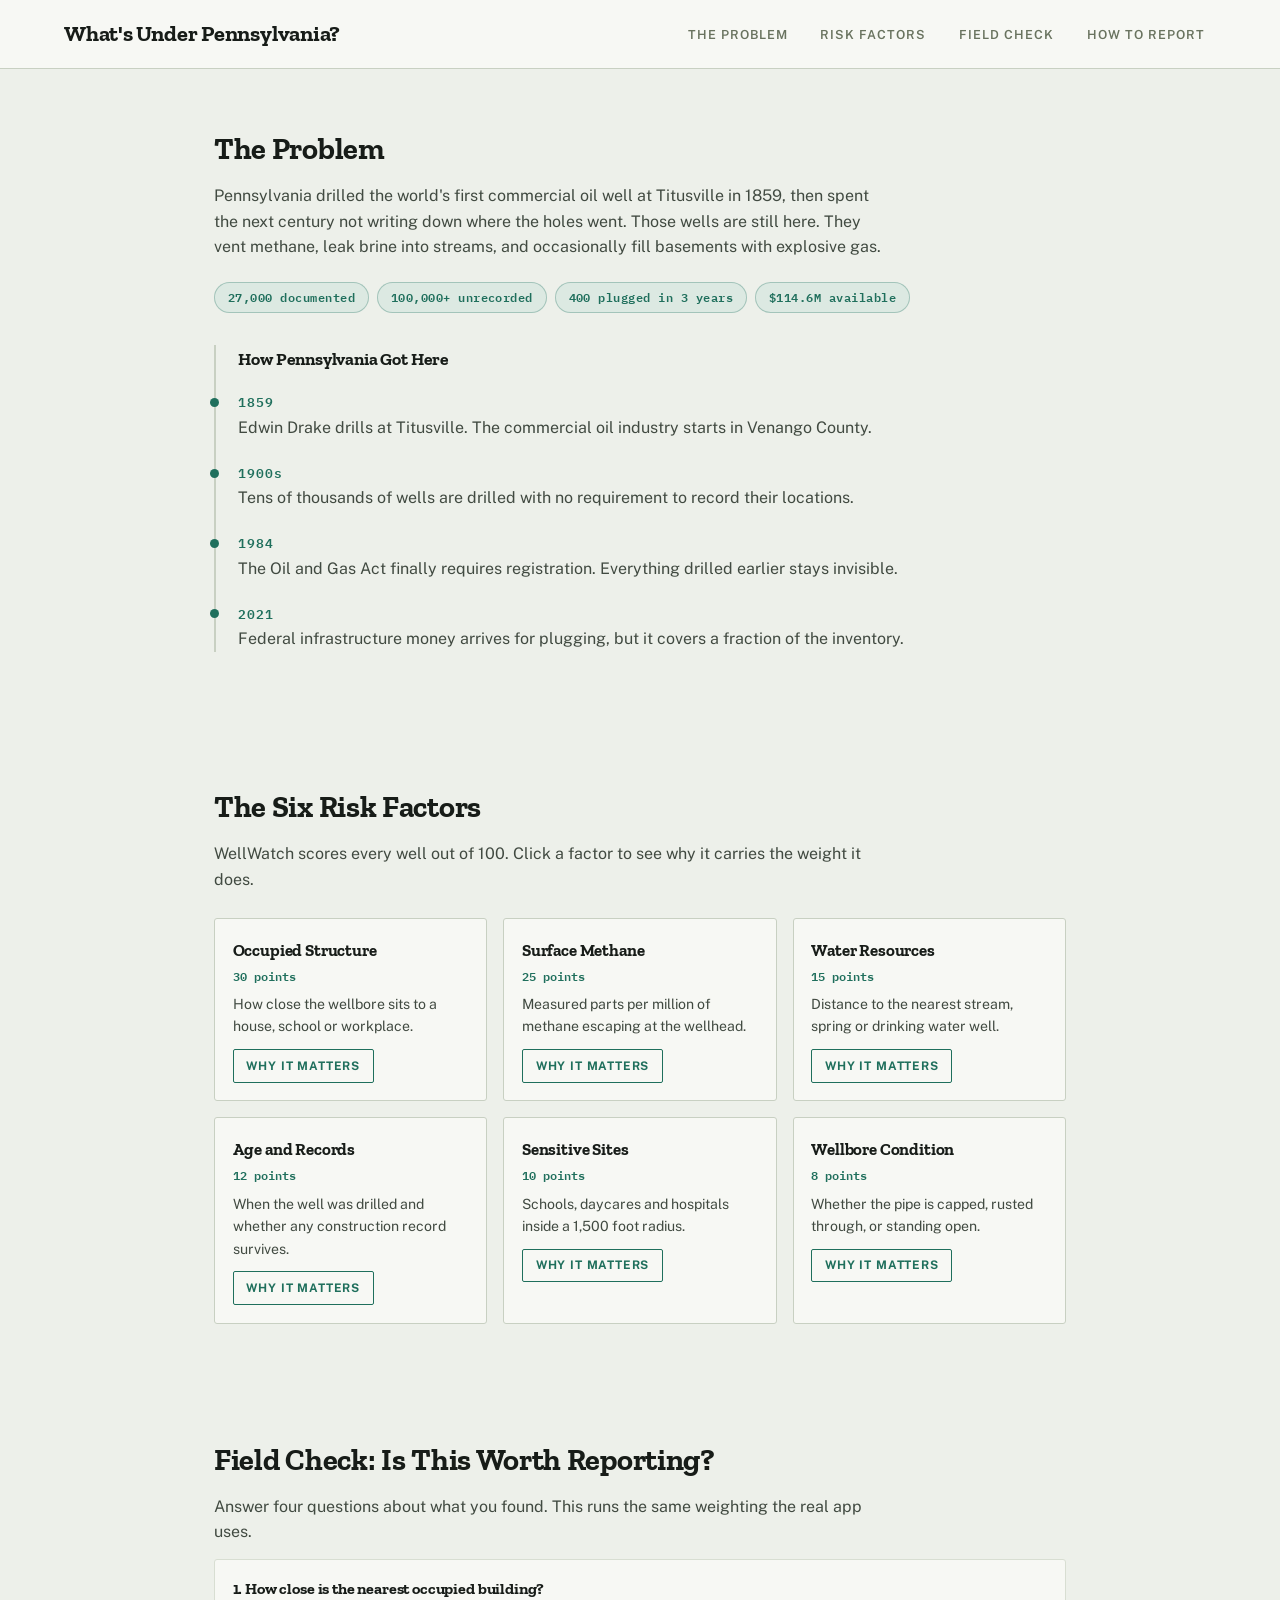
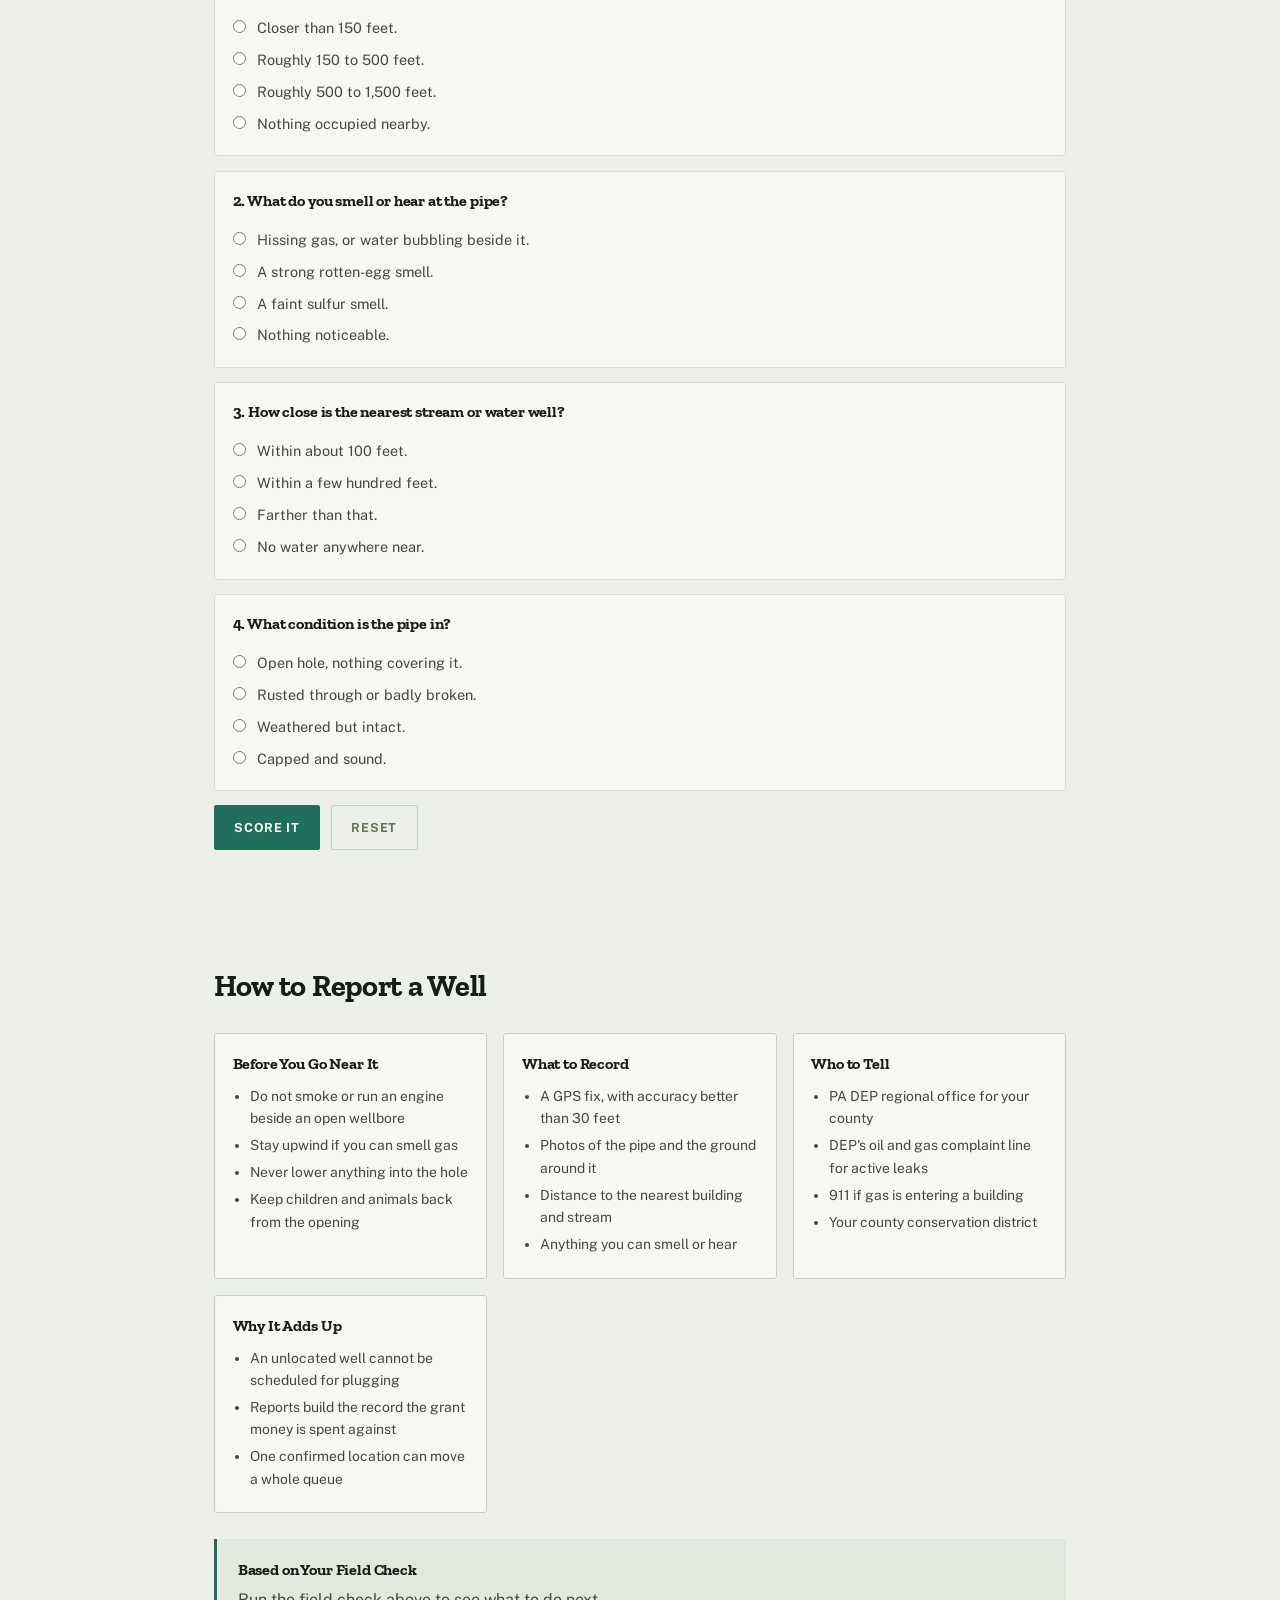
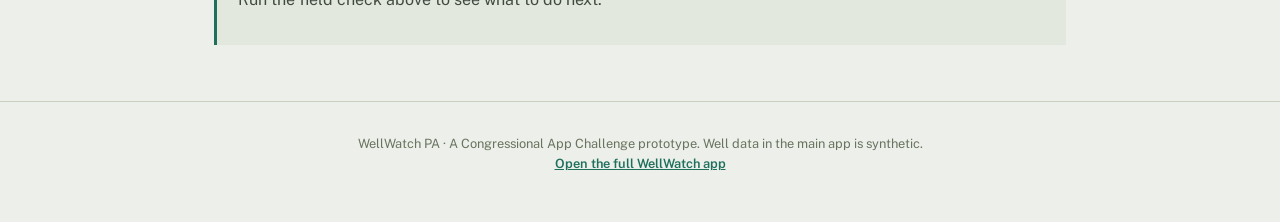
<file: sample-site/index.html>
<!DOCTYPE html>
<html lang="en">
<head>
  <meta charset="UTF-8" />
  <meta name="viewport" content="width=device-width, initial-scale=1" />
  <title>What's Under Pennsylvania?</title>
  <meta name="description" content="How Pennsylvania's abandoned oil wells are found, scored and plugged, and how to report one you find." />
  <link rel="preconnect" href="https://fonts.googleapis.com" />
  <link rel="preconnect" href="https://fonts.gstatic.com" crossorigin />
  <link rel="stylesheet" href="https://fonts.googleapis.com/css2?family=Zilla+Slab:wght@500;600;700&family=Public+Sans:wght@400;500;600;700&family=IBM+Plex+Mono:wght@400;500;600&display=swap" />
  <link rel="stylesheet" href="style.css" />
</head>
<body>

  <header>
    <h1>What's Under Pennsylvania?</h1>
    <nav>
      <a href="#the-problem">The Problem</a>
      <a href="#factors">Risk Factors</a>
      <a href="#check">Field Check</a>
      <a href="#report">How to Report</a>
    </nav>
  </header>

  <!-- 1) The problem -->
  <section id="the-problem" class="section fade-in">
    <h2>The Problem</h2>
    <p>
      Pennsylvania drilled the world's first commercial oil well at Titusville in 1859, then spent the
      next century not writing down where the holes went. Those wells are still here. They vent methane,
      leak brine into streams, and occasionally fill basements with explosive gas.
    </p>

    <div class="pill-row">
      <span class="pill">27,000 documented</span>
      <span class="pill">100,000+ unrecorded</span>
      <span class="pill">400 plugged in 3 years</span>
      <span class="pill">$114.6M available</span>
    </div>

    <div class="timeline">
      <h3>How Pennsylvania Got Here</h3>

      <div class="timeline-item">
        <span class="year">1859</span>
        <p>Edwin Drake drills at Titusville. The commercial oil industry starts in Venango County.</p>
      </div>

      <div class="timeline-item">
        <span class="year">1900s</span>
        <p>Tens of thousands of wells are drilled with no requirement to record their locations.</p>
      </div>

      <div class="timeline-item">
        <span class="year">1984</span>
        <p>The Oil and Gas Act finally requires registration. Everything drilled earlier stays invisible.</p>
      </div>

      <div class="timeline-item">
        <span class="year">2021</span>
        <p>Federal infrastructure money arrives for plugging, but it covers a fraction of the inventory.</p>
      </div>
    </div>
  </section>

  <!-- 2) Risk factors -->
  <section id="factors" class="section fade-in">
    <h2>The Six Risk Factors</h2>
    <p>WellWatch scores every well out of 100. Click a factor to see why it carries the weight it does.</p>

    <div class="card-grid">
      <div class="card" data-factor="Occupied structure proximity">
        <h3>Occupied Structure</h3>
        <p class="weight">30 points</p>
        <p>How close the wellbore sits to a house, school or workplace.</p>
        <button class="more-btn">Why it matters</button>
      </div>

      <div class="card" data-factor="Surface methane concentration">
        <h3>Surface Methane</h3>
        <p class="weight">25 points</p>
        <p>Measured parts per million of methane escaping at the wellhead.</p>
        <button class="more-btn">Why it matters</button>
      </div>

      <div class="card" data-factor="Water resource proximity">
        <h3>Water Resources</h3>
        <p class="weight">15 points</p>
        <p>Distance to the nearest stream, spring or drinking water well.</p>
        <button class="more-btn">Why it matters</button>
      </div>

      <div class="card" data-factor="Age and record quality">
        <h3>Age and Records</h3>
        <p class="weight">12 points</p>
        <p>When the well was drilled and whether any construction record survives.</p>
        <button class="more-btn">Why it matters</button>
      </div>

      <div class="card" data-factor="Sensitive site within 1,500 ft">
        <h3>Sensitive Sites</h3>
        <p class="weight">10 points</p>
        <p>Schools, daycares and hospitals inside a 1,500 foot radius.</p>
        <button class="more-btn">Why it matters</button>
      </div>

      <div class="card" data-factor="Wellbore physical condition">
        <h3>Wellbore Condition</h3>
        <p class="weight">8 points</p>
        <p>Whether the pipe is capped, rusted through, or standing open.</p>
        <button class="more-btn">Why it matters</button>
      </div>
    </div>

    <div id="factor-details" class="factor-details hidden">
      <h3 id="factor-title"></h3>
      <p id="factor-text"></p>
      <ul id="factor-notes"></ul>
    </div>
  </section>

  <!-- 3) Field check -->
  <section id="check" class="section fade-in">
    <h2>Field Check: Is This Worth Reporting?</h2>
    <p>Answer four questions about what you found. This runs the same weighting the real app uses.</p>

    <form id="check-form">

      <div class="question">
        <h3>1. How close is the nearest occupied building?</h3>
        <label><input type="radio" name="q1" value="30" /> Closer than 150 feet.</label>
        <label><input type="radio" name="q1" value="20" /> Roughly 150 to 500 feet.</label>
        <label><input type="radio" name="q1" value="10" /> Roughly 500 to 1,500 feet.</label>
        <label><input type="radio" name="q1" value="0" /> Nothing occupied nearby.</label>
      </div>

      <div class="question">
        <h3>2. What do you smell or hear at the pipe?</h3>
        <label><input type="radio" name="q2" value="25" /> Hissing gas, or water bubbling beside it.</label>
        <label><input type="radio" name="q2" value="18" /> A strong rotten-egg smell.</label>
        <label><input type="radio" name="q2" value="9" /> A faint sulfur smell.</label>
        <label><input type="radio" name="q2" value="0" /> Nothing noticeable.</label>
      </div>

      <div class="question">
        <h3>3. How close is the nearest stream or water well?</h3>
        <label><input type="radio" name="q3" value="15" /> Within about 100 feet.</label>
        <label><input type="radio" name="q3" value="9" /> Within a few hundred feet.</label>
        <label><input type="radio" name="q3" value="4" /> Farther than that.</label>
        <label><input type="radio" name="q3" value="0" /> No water anywhere near.</label>
      </div>

      <div class="question">
        <h3>4. What condition is the pipe in?</h3>
        <label><input type="radio" name="q4" value="20" /> Open hole, nothing covering it.</label>
        <label><input type="radio" name="q4" value="14" /> Rusted through or badly broken.</label>
        <label><input type="radio" name="q4" value="6" /> Weathered but intact.</label>
        <label><input type="radio" name="q4" value="0" /> Capped and sound.</label>
      </div>

      <button type="submit" class="primary-btn">Score it</button>
      <button type="button" id="reset-check" class="secondary-btn">Reset</button>
    </form>

    <div id="check-result" class="check-result hidden">
      <p class="score-line"><span id="score-value">0</span><span class="score-max">/100</span></p>
      <h3 id="result-tier"></h3>
      <p id="result-text"></p>
    </div>
  </section>

  <!-- 4) How to report -->
  <section id="report" class="section fade-in">
    <h2>How to Report a Well</h2>

    <div class="op-grid">
      <div class="op-block">
        <h3>Before You Go Near It</h3>
        <ul>
          <li>Do not smoke or run an engine beside an open wellbore</li>
          <li>Stay upwind if you can smell gas</li>
          <li>Never lower anything into the hole</li>
          <li>Keep children and animals back from the opening</li>
        </ul>
      </div>

      <div class="op-block">
        <h3>What to Record</h3>
        <ul>
          <li>A GPS fix, with accuracy better than 30 feet</li>
          <li>Photos of the pipe and the ground around it</li>
          <li>Distance to the nearest building and stream</li>
          <li>Anything you can smell or hear</li>
        </ul>
      </div>

      <div class="op-block">
        <h3>Who to Tell</h3>
        <ul>
          <li>PA DEP regional office for your county</li>
          <li>DEP's oil and gas complaint line for active leaks</li>
          <li>911 if gas is entering a building</li>
          <li>Your county conservation district</li>
        </ul>
      </div>

      <div class="op-block">
        <h3>Why It Adds Up</h3>
        <ul>
          <li>An unlocated well cannot be scheduled for plugging</li>
          <li>Reports build the record the grant money is spent against</li>
          <li>One confirmed location can move a whole queue</li>
        </ul>
      </div>
    </div>

    <div class="path-helper">
      <h3>Based on Your Field Check</h3>
      <p id="path-text">Run the field check above to see what to do next.</p>
    </div>
  </section>

  <footer>
    <p>WellWatch PA &middot; A Congressional App Challenge prototype. Well data in the main app is synthetic.</p>
    <p><a href="../index.html">Open the full WellWatch app</a></p>
  </footer>

  <script src="script.js"></script>
</body>
</html>
</file>
<file: sample-site/style.css>
/* GLOBAL RESET */
* {
  box-sizing: border-box;
  margin: 0;
  padding: 0;
}

/* TOKENS */
:root {
  --paper: #edf0ea;
  --surface: #f7f8f4;
  --surface-2: #e3e8de;
  --line: #c8d0c2;
  --line-soft: #d8ded2;
  --ink: #171c18;
  --ink-2: #414a41;
  --ink-3: #69735f;
  --accent: #1f6f5c;
  --accent-soft: #dce9e2;
  --crit: #a5301c;
  --high: #965807;
  --mod: #5c6e1c;
  --low: #3a6c7b;
  --dur: 200ms;
  --ease: cubic-bezier(0.2, 0.7, 0.35, 1);
}

/* BACKGROUND */
body {
  background: var(--paper);
  color: var(--ink);
  font-family: "Public Sans", system-ui, -apple-system, "Segoe UI", sans-serif;
  font-size: 16px;
  line-height: 1.6;
  scroll-behavior: smooth;
}

h1, h2, h3 {
  font-family: "Zilla Slab", Georgia, serif;
  letter-spacing: -0.01em;
  text-wrap: balance;
}

/* HEADER */
header {
  position: sticky;
  top: 0;
  z-index: 10;
  background: var(--surface);
  border-bottom: 1px solid var(--line);
  padding: 1rem 5vw;
  display: flex;
  flex-wrap: wrap;
  gap: 0.75rem;
  align-items: center;
  justify-content: space-between;
}

header h1 {
  font-size: 1.4rem;
  font-weight: 700;
  color: var(--ink);
}

nav a {
  color: var(--ink-3);
  margin-left: 0.4rem;
  text-decoration: none;
  font-size: 0.78rem;
  font-weight: 600;
  letter-spacing: 0.08em;
  text-transform: uppercase;
  padding: 0.4rem 0.7rem;
  border-bottom: 2px solid transparent;
  transition: color var(--dur) var(--ease), border-color var(--dur) var(--ease);
}

nav a:hover { color: var(--ink); border-bottom-color: var(--accent); }

/* SECTIONS */
.section {
  max-width: 980px;
  margin: 0 auto;
  padding: 3.5rem 5vw;
}

/* FADE-IN ANIMATION */
.fade-in {
  opacity: 0;
  transform: translateY(14px);
  transition: opacity 500ms var(--ease), transform 500ms var(--ease);
}

.fade-in.visible { opacity: 1; transform: none; }

.section h2 {
  font-size: 1.9rem;
  margin-bottom: 0.6rem;
  color: var(--ink);
}

.section p {
  color: var(--ink-2);
  max-width: 68ch;
  margin-bottom: 0.9rem;
}

/* PILLS */
.pill-row {
  display: flex;
  flex-wrap: wrap;
  gap: 0.5rem;
  margin: 1.4rem 0;
}

.pill {
  background: var(--accent-soft);
  color: var(--accent);
  border: 1px solid rgba(31, 111, 92, 0.3);
  border-radius: 999px;
  padding: 0.3rem 0.8rem;
  font-family: "IBM Plex Mono", monospace;
  font-size: 0.76rem;
  font-weight: 600;
  letter-spacing: 0.04em;
}

/* TIMELINE */
.timeline {
  margin-top: 2rem;
  border-left: 2px solid var(--line);
  padding-left: 1.4rem;
}

.timeline h3 { font-size: 1.1rem; margin-bottom: 1rem; }

.timeline-item { position: relative; margin-bottom: 1.2rem; }

.timeline-item::before {
  content: "";
  position: absolute;
  left: -1.78rem;
  top: 0.55rem;
  width: 9px;
  height: 9px;
  border-radius: 50%;
  background: var(--accent);
}

.year {
  font-family: "IBM Plex Mono", monospace;
  font-weight: 600;
  font-size: 0.82rem;
  color: var(--accent);
  letter-spacing: 0.06em;
}

/* CARDS */
.card-grid {
  display: grid;
  grid-template-columns: repeat(auto-fit, minmax(230px, 1fr));
  gap: 1rem;
  margin-top: 1.6rem;
}

.card {
  background: var(--surface);
  border: 1px solid var(--line);
  border-radius: 3px;
  padding: 1.1rem;
  transition: border-color var(--dur) var(--ease), box-shadow var(--dur) var(--ease);
}

.card h3 { font-size: 1.05rem; margin-bottom: 0.2rem; }

.card p { font-size: 0.88rem; margin-bottom: 0.7rem; }

.card .weight {
  font-family: "IBM Plex Mono", monospace;
  font-size: 0.78rem;
  font-weight: 600;
  color: var(--accent);
  margin-bottom: 0.4rem;
}

.card:hover { border-color: var(--accent); box-shadow: 0 10px 26px -16px rgba(23, 28, 24, 0.4); }

.more-btn {
  background: transparent;
  color: var(--accent);
  border: 1px solid var(--accent);
  border-radius: 2px;
  padding: 0.4rem 0.8rem;
  font: inherit;
  font-size: 0.74rem;
  font-weight: 700;
  letter-spacing: 0.07em;
  text-transform: uppercase;
  cursor: pointer;
  transition: background var(--dur) var(--ease);
}

.more-btn:hover { background: var(--accent-soft); }

/* FACTOR DETAILS */
.factor-details {
  margin-top: 1.6rem;
  background: var(--surface);
  border-left: 3px solid var(--accent);
  padding: 1.2rem 1.4rem;
  animation: popIn 260ms var(--ease);
}

.factor-details h3 { font-size: 1.15rem; margin-bottom: 0.4rem; }

.factor-details ul { margin-top: 0.7rem; padding-left: 1.1rem; }

.factor-details li {
  font-size: 0.88rem;
  color: var(--ink-2);
  margin-bottom: 0.3rem;
}

/* POP-IN ANIMATION */
@keyframes popIn {
  from { opacity: 0; transform: translateY(8px); }
  to   { opacity: 1; transform: none; }
}

/* FIELD CHECK */
.question {
  background: var(--surface);
  border: 1px solid var(--line-soft);
  border-radius: 3px;
  padding: 1rem 1.1rem;
  margin-bottom: 0.9rem;
}

.question h3 { font-size: 1rem; margin-bottom: 0.6rem; }

.question label {
  display: block;
  font-size: 0.9rem;
  color: var(--ink-2);
  padding: 0.28rem 0;
  cursor: pointer;
}

.question input[type="radio"] { accent-color: var(--accent); margin-right: 0.45rem; }

.primary-btn,
.secondary-btn {
  font: inherit;
  font-size: 0.78rem;
  font-weight: 700;
  letter-spacing: 0.07em;
  text-transform: uppercase;
  padding: 0.7rem 1.2rem;
  border-radius: 2px;
  cursor: pointer;
  transition: background var(--dur) var(--ease), color var(--dur) var(--ease);
}

.primary-btn {
  background: var(--accent);
  color: var(--surface);
  border: 1px solid var(--accent);
}

.primary-btn:hover { background: #185547; }

.secondary-btn {
  background: transparent;
  color: var(--ink-3);
  border: 1px solid var(--line);
  margin-left: 0.4rem;
}

.secondary-btn:hover { color: var(--ink); border-color: var(--ink-3); }

/* CHECK RESULT */
.check-result {
  margin-top: 1.4rem;
  background: var(--surface);
  border-left: 3px solid var(--accent);
  padding: 1.2rem 1.4rem;
  animation: popIn 260ms var(--ease);
}

.score-line {
  font-family: "IBM Plex Mono", monospace;
  font-weight: 600;
  line-height: 1;
  margin-bottom: 0.3rem;
}

#score-value { font-size: 2.6rem; }

.score-max { font-size: 1rem; color: var(--ink-3); }

.tier-Critical { color: var(--crit); }
.tier-High     { color: var(--high); }
.tier-Moderate { color: var(--mod); }
.tier-Low      { color: var(--low); }

/* OPPORTUNITIES */
.op-grid {
  display: grid;
  grid-template-columns: repeat(auto-fit, minmax(240px, 1fr));
  gap: 1rem;
  margin-top: 1.4rem;
}

.op-block {
  background: var(--surface);
  border: 1px solid var(--line);
  border-radius: 3px;
  padding: 1.1rem;
  transition: border-color var(--dur) var(--ease);
}

.op-block h3 { font-size: 1rem; margin-bottom: 0.5rem; }

.op-block ul { padding-left: 1.1rem; }

.op-block li {
  font-size: 0.87rem;
  color: var(--ink-2);
  margin-bottom: 0.3rem;
}

.op-block:hover { border-color: var(--accent); }

.path-helper {
  margin-top: 1.6rem;
  background: var(--surface-2);
  border-left: 3px solid var(--accent);
  padding: 1.1rem 1.3rem;
}

.path-helper h3 { font-size: 1rem; margin-bottom: 0.3rem; }

/* FOOTER */
footer {
  border-top: 1px solid var(--line);
  padding: 2rem 5vw 3rem;
  text-align: center;
  font-size: 0.8rem;
  color: var(--ink-3);
}

footer a { color: var(--accent); font-weight: 600; }

/* UTILITIES */
.hidden { display: none; }

:focus-visible { outline: 2px solid var(--accent); outline-offset: 2px; }

/* REDUCED MOTION */
@media (prefers-reduced-motion: reduce) {
  *, *::before, *::after {
    animation-duration: 0.01ms !important;
    transition-duration: 0.01ms !important;
  }
  .fade-in { opacity: 1; transform: none; }
}

/* SMALL SCREENS */
@media (max-width: 640px) {
  header { flex-direction: column; align-items: flex-start; }
  nav a { margin-left: 0; margin-right: 0.4rem; }
  .section { padding: 2.5rem 5vw; }
  .section h2 { font-size: 1.55rem; }
}
</file>
